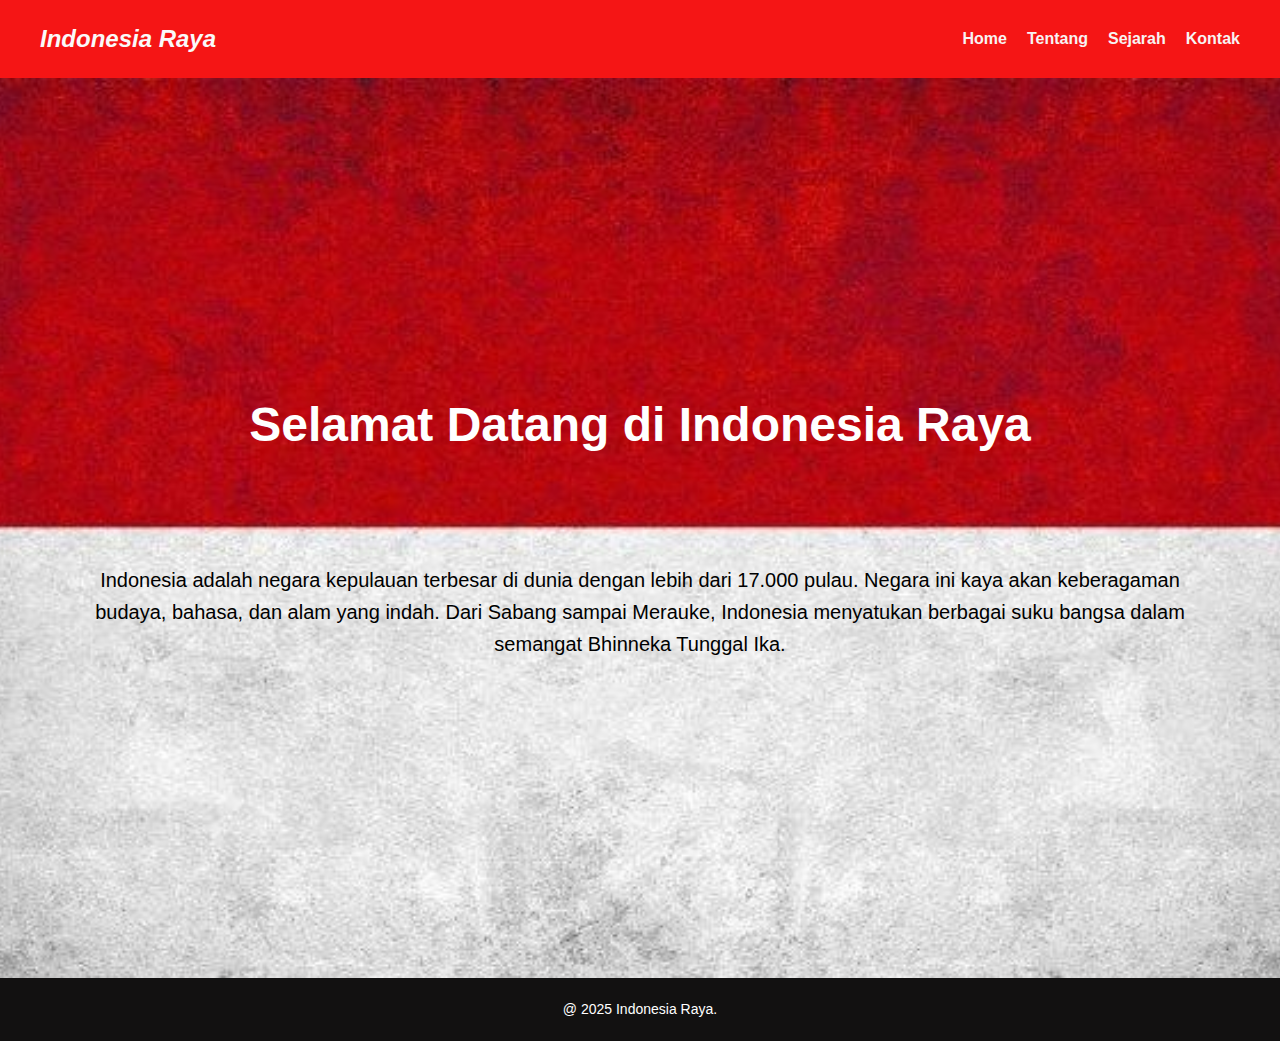
<file: assets/index.html>
<!-- home.html -->
<!DOCTYPE html>
<html lang="id">
<head>
    <meta charset="UTF-8">
    <meta name="viewport" content="width=device-width, initial-scale=1.0">
    <title>Indonesia Raya</title>
    <link rel="stylesheet" href="style.css">
</head>
<body>
    <header>
        <div class="logo">Indonesia Raya</div>
        <nav>
            <ul>
                <li><a href="index.html">Home</a></li> <!-- Asumsi "Profil" adalah typo untuk "Home" berdasarkan konteks tugas -->
                <li><a href="tentang.html">Tentang</a></li>
                <li><a href="sejarah.html">Sejarah</a></li>
                <li><a href="kontak.html">Kontak</a></li>
            </ul>
        </nav>
    </header>
    
    <main>
        <section class="hero">
            <div class="hero-content">
                <h1>Selamat Datang di Indonesia Raya</h1>
                <p>Indonesia adalah negara kepulauan terbesar di dunia dengan lebih dari 17.000 pulau. Negara ini kaya akan keberagaman budaya, bahasa, dan alam yang indah. Dari Sabang sampai Merauke, Indonesia menyatukan berbagai suku bangsa dalam semangat Bhinneka Tunggal Ika.</p>
            </div>
        </section>
    </main>
    
    <footer>
        <p>@ 2025 Indonesia Raya.</p>
    </footer>
</body>
</html>
</file>
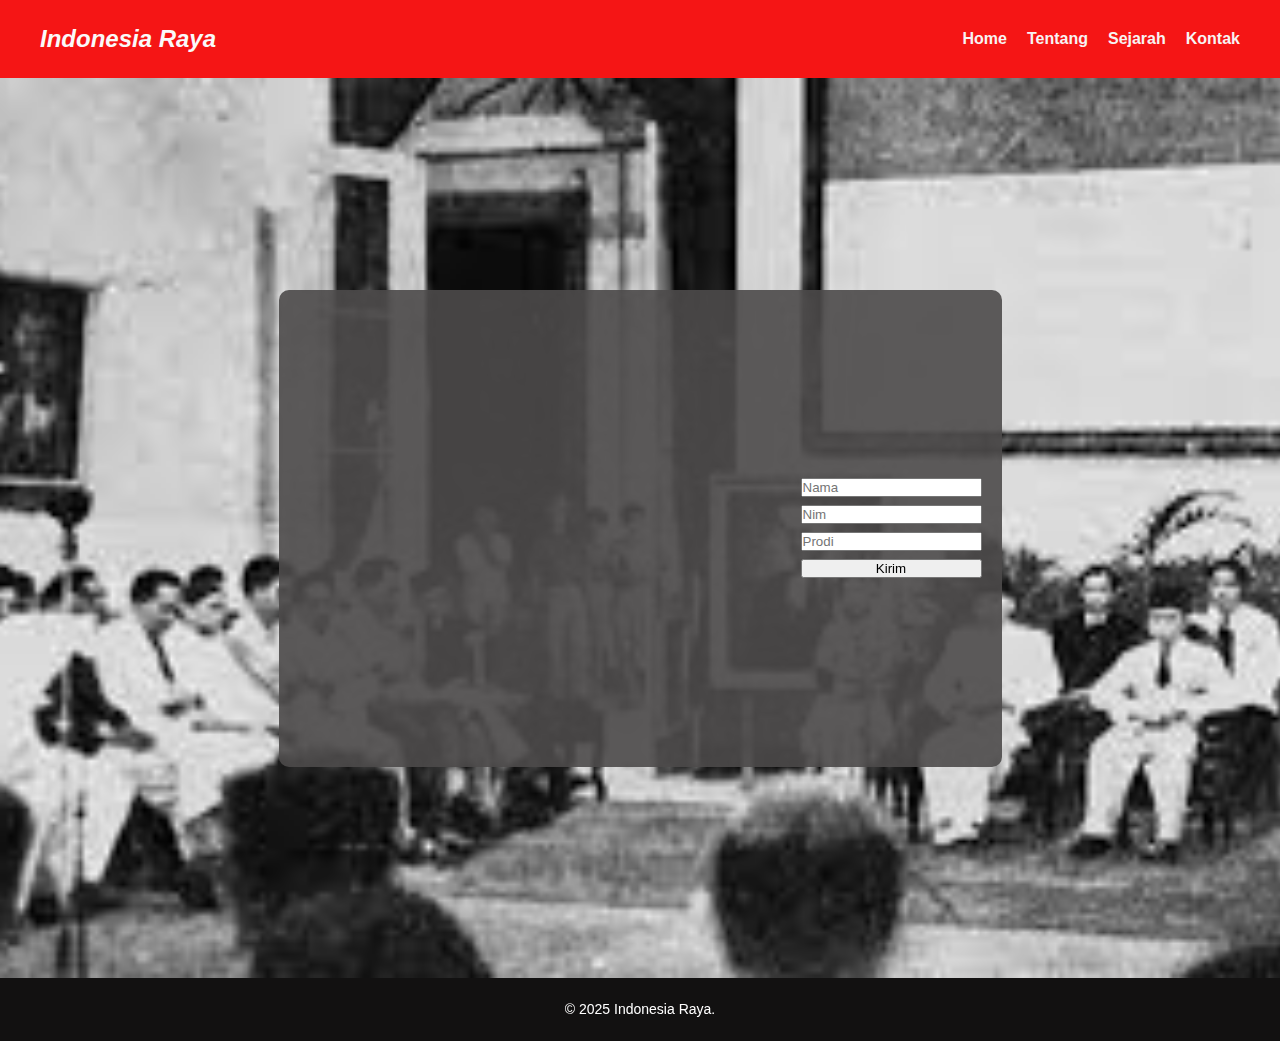
<file: assets/kontak.html>
<!DOCTYPE html>
<html lang="id">
<head>
    <meta charset="UTF-8">
    <meta name="viewport" content="width=device-width, initial-scale=1.0">
    <title>Indonesia Raya</title>
    <link rel="stylesheet" href="style.css">
</head>
<body>
    <header>
        <div class="logo">Indonesia Raya</div>
        <nav>
            <ul>
                <li><a href="index.html">Home</a></li>
                <li><a href="tentang.html" class="active">Tentang</a></li>
                <li><a href="sejarah.html">Sejarah</a></li>
                <li><a href="kontak.html">Kontak</a></li>
            </ul>
        </nav>
    </header>
    <main class="background-kontak">
        <section class="Kontak">
        <div>
            <iframe src="https://www.google.com/maps/embed?pb=!1m18!1m12!1m3!1d32588689.243999865!2d107.30790391690341!3d-4.390228926463396!2m3!1f0!2f0!3f0!3m2!1i1024!2i768!4f13.1!3m3!1m2!1s0x2c4c07d7496404b7%3A0xe37b4de71badf485!2sIndonesia!5e0!3m2!1sid!2sid!4v1761664304192!5m2!1sid!2sid" width="600" height="450" style="border:0;" allowfullscreen="" loading="lazy" referrerpolicy="no-referrer-when-downgrade"></iframe>
        </div>
        <div class="kontak1">
            <form class="kontak2" action="">
                <input class="input" type="text" placeholder="Nama">
                <input class="input" type="text" placeholder="Nim">
                <input class="input" type="text" placeholder="Prodi">
                <button class="input" type="submit">Kirim</button>
            </form>
        </div>
        </section>
    </main>

    <footer>
        <p>© 2025 Indonesia Raya.</p>
    </footer>
    
</body>
</html>
</file>
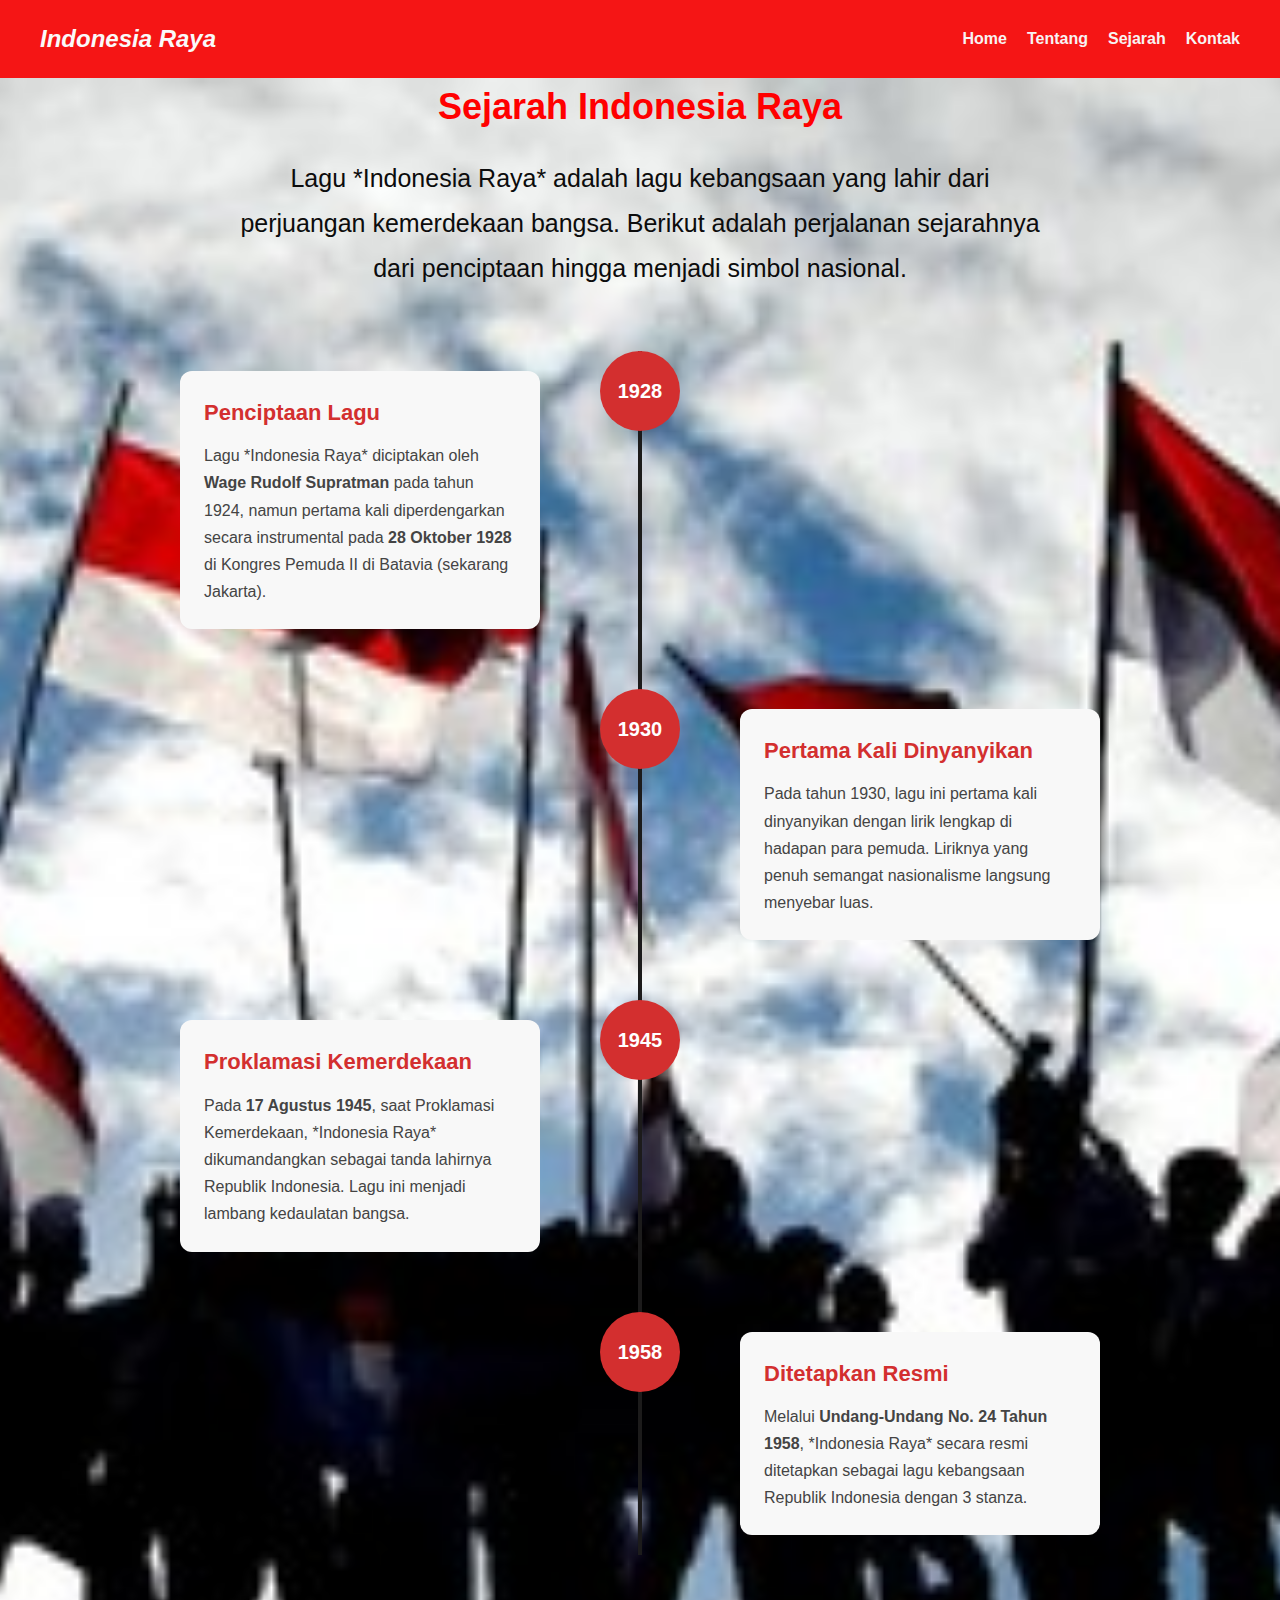
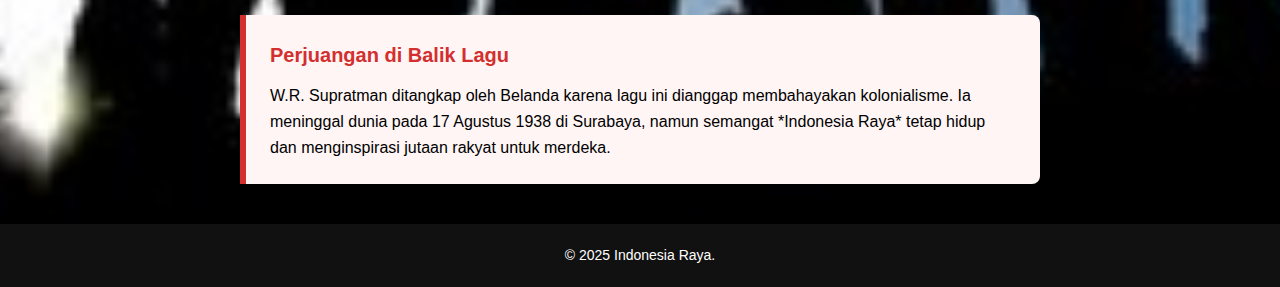
<file: assets/sejarah.html>
<!-- sejarah.html -->
<!DOCTYPE html>
<html lang="id">
<head>
    <meta charset="UTF-8">
    <meta name="viewport" content="width=device-width, initial-scale=1.0">
    <title>Indonesia Raya</title>
    <link rel="stylesheet" href="style.css">
</head>
<body>
    <header>
        <div class="logo">Indonesia Raya</div>
        <nav>
            <ul>
                <li><a href="index.html">Home</a></li>
                <li><a href="tentang.html">Tentang</a></li>
                <li><a href="sejarah.html" class="active">Sejarah</a></li>
                <li><a href="kontak.html">Kontak</a></li>
            </ul>
        </nav>
    </header>

    <main>
        <section class="history-section">
            <div class="history">
                <h1>Sejarah Indonesia Raya</h1>
                <p class="intro">Lagu *Indonesia Raya* adalah lagu kebangsaan yang lahir dari perjuangan kemerdekaan bangsa. Berikut adalah perjalanan sejarahnya dari penciptaan hingga menjadi simbol nasional.</p>

                <div class="timeline">
                    <div class="timeline-item">
                        <div class="timeline-year">1928</div>
                        <div class="timeline-content">
                            <h2>Penciptaan Lagu</h2>
                            <p>Lagu *Indonesia Raya* diciptakan oleh <strong>Wage Rudolf Supratman</strong> pada tahun 1924, namun pertama kali diperdengarkan secara instrumental pada <strong>28 Oktober 1928</strong> di Kongres Pemuda II di Batavia (sekarang Jakarta).</p>
                        </div>
                    </div>

                    <div class="timeline-item">
                        <div class="timeline-year">1930</div>
                        <div class="timeline-content">
                            <h2>Pertama Kali Dinyanyikan</h2>
                            <p>Pada tahun 1930, lagu ini pertama kali dinyanyikan dengan lirik lengkap di hadapan para pemuda. Liriknya yang penuh semangat nasionalisme langsung menyebar luas.</p>
                        </div>
                    </div>

                    <div class="timeline-item">
                        <div class="timeline-year">1945</div>
                        <div class="timeline-content">
                            <h2>Proklamasi Kemerdekaan</h2>
                            <p>Pada <strong>17 Agustus 1945</strong>, saat Proklamasi Kemerdekaan, *Indonesia Raya* dikumandangkan sebagai tanda lahirnya Republik Indonesia. Lagu ini menjadi lambang kedaulatan bangsa.</p>
                        </div>
                    </div>

                    <div class="timeline-item">
                        <div class="timeline-year">1958</div>
                        <div class="timeline-content">
                            <h2>Ditetapkan Resmi</h2>
                            <p>Melalui <strong>Undang-Undang No. 24 Tahun 1958</strong>, *Indonesia Raya* secara resmi ditetapkan sebagai lagu kebangsaan Republik Indonesia dengan 3 stanza.</p>
                        </div>
                    </div>
                </div>

                <div class="highlight-box">
                    <h3>Perjuangan di Balik Lagu</h3>
                    <p>W.R. Supratman ditangkap oleh Belanda karena lagu ini dianggap membahayakan kolonialisme. Ia meninggal dunia pada 17 Agustus 1938 di Surabaya, namun semangat *Indonesia Raya* tetap hidup dan menginspirasi jutaan rakyat untuk merdeka.</p>
                </div>
            </div>
        </section>
    </main>

    <footer>
        <p>© 2025 Indonesia Raya.</p>
    </footer>
</body>
</html>
</file>
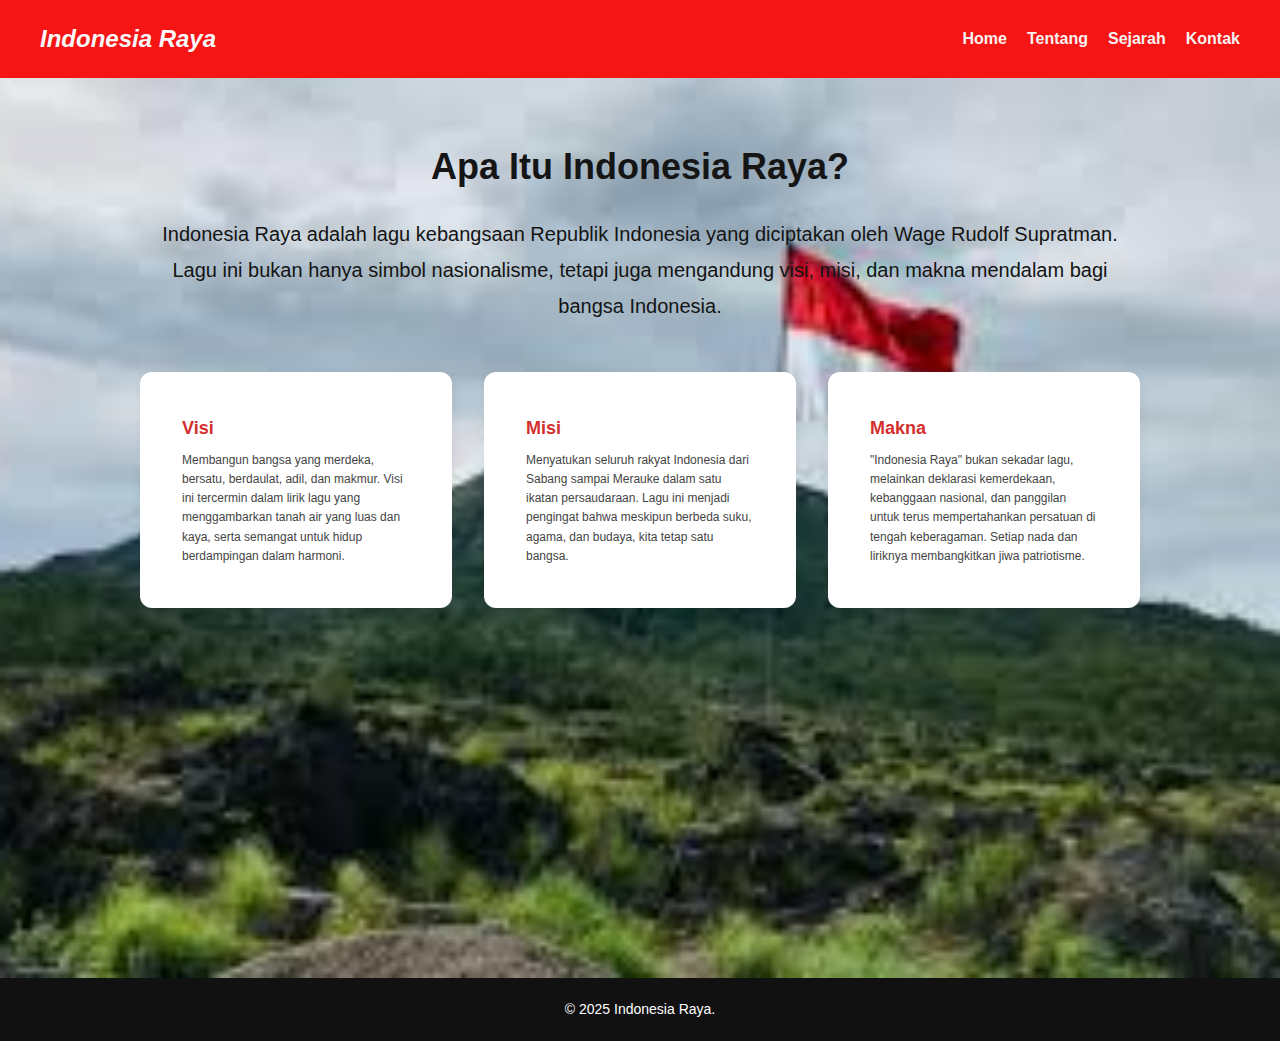
<file: assets/tentang.html>
<!-- tentang.html -->
<!DOCTYPE html>
<html lang="id">
<head>
    <meta charset="UTF-8">
    <meta name="viewport" content="width=device-width, initial-scale=1.0">
    <title>Indonesia Raya</title>
    <link rel="stylesheet" href="style.css">
</head>
<body>
    <header>
        <div class="logo">Indonesia Raya</div>
        <nav>
            <ul>
                <li><a href="index.html">Home</a></li>
                <li><a href="tentang.html" class="active">Tentang</a></li>
                <li><a href="sejarah.html">Sejarah</a></li>
                <li><a href="kontak.html">Kontak</a></li>
            </ul>
        </nav>
    </header>

    <main>
        <section class="about-section">
            <div class="container">
                <h1>Apa Itu Indonesia Raya?</h1>
                <p class="intro">Indonesia Raya adalah lagu kebangsaan Republik Indonesia yang diciptakan oleh Wage Rudolf Supratman. Lagu ini bukan hanya simbol nasionalisme, tetapi juga mengandung visi, misi, dan makna mendalam bagi bangsa Indonesia.</p>

                <div class="content-grid">
                    <div class="card">
                        <h2>Visi</h2>
                        <p>Membangun bangsa yang merdeka, bersatu, berdaulat, adil, dan makmur. Visi ini tercermin dalam lirik lagu yang menggambarkan tanah air yang luas dan kaya, serta semangat untuk hidup berdampingan dalam harmoni.</p>
                    </div>

                    <div class="card">
                        <h2>Misi</h2>
                        <p>Menyatukan seluruh rakyat Indonesia dari Sabang sampai Merauke dalam satu ikatan persaudaraan. Lagu ini menjadi pengingat bahwa meskipun berbeda suku, agama, dan budaya, kita tetap satu bangsa.</p>
                    </div>

                    <div class="card">
                        <h2>Makna</h2>
                        <p>"Indonesia Raya" bukan sekadar lagu, melainkan deklarasi kemerdekaan, kebanggaan nasional, dan panggilan untuk terus mempertahankan persatuan di tengah keberagaman. Setiap nada dan liriknya membangkitkan jiwa patriotisme.</p>
                    </div>
                </div>
            </div>
        </section>
    </main>

    <footer>
        <p>© 2025 Indonesia Raya.</p>
    </footer>
</body>
</html>
</file>
<file: assets/style.css>
/* style.css */

/* Reset dasar untuk konsistensi */
* {
    margin: 0;
    padding: 0;
    box-sizing: border-box;
}

body {
    font-family: Arial, sans-serif;
    line-height: 1.6;
}

/* Header */
header {
    display: flex;
    font-weight: bold;
    justify-content: space-between;
    align-items: center;
    padding: 20px 40px;
    background-color: rgba(244, 3, 3, 0.929);
}

.logo {
    font-size: 24px;
    font-weight: bold;
    font-style: italic;
    color: #faf9f9; /* Merah untuk tema Indonesia */
}

nav ul {
    display: flex;
    list-style: none;
}

nav ul li {
    margin-left: 20px;
}

nav ul li a {
    text-decoration: none;
    color: #f8f3f3;
    font-size: 16px;
    transition: color 0.3s;
}

nav ul li a:hover {
    color: #0b0b0b;
}

/* Hero Section dengan Background Image Full Screen */
.hero {
    height: 100vh; /* Full viewport height */
    background-image: url('bgprofil.jpg'); /* Placeholder gambar Indonesia, ganti dengan URL gambarmu */
    background-size: cover;
    background-position: center;
    display: flex;
    justify-content: center;
    align-items: center;
    text-align: center;
    color: white; /* Teks putih untuk kontras dengan background */
}

.hero h1 {
    font-size: 48px;
    margin-bottom: 20px;
    margin-top: 100px;
}

.hero p {
    font-size: 20px;
    color: black;
    padding: 80px;
    margin-bottom: 30px;
    
}

/* bagian tentang css */

/* About Section */
.about-section {
    background-size: cover;              
    background-position: center;         
    background-repeat: no-repeat;        
    background-attachment: scroll;       
    min-height: 100vh;                   
    padding: 60px 20px;                  
    display: flex;
    justify-content: center; 
    background-image: url('bgtentang.jpg');
    background-color: #f9f9f9;
}

.container {
    max-width: 1000px;
    margin: 0 auto;
}

.about-section h1 {
    text-align: center;
    font-size: 36px;
    margin-bottom: 20px;
    color: #151515;
}

.intro {
    text-align: center;
    font-size: 20px;
    margin-bottom: 48px;
    color: #141414;
    line-height: 1.8;
}

.content-grid {
    display: grid;
    grid-template-columns: repeat(auto-fit, minmax(300px, 1fr));
    gap: 32px;
}

.card {
    background-color: white;
    padding: 42px;
    border-radius: 12px;
    box-shadow: 0 4px 12px rgba(0, 0, 0, 0.05);
    transition: transform 0.3s ease, box-shadow 0.3s ease;
}

.card h2 {
    font-size: 18px;
    color: #d32f2f;
    position: relative;
    padding-bottom: 8px;
}

.card p {
    font-size: 12px;
    color: #444;
    /* line-height: 1.7; */
}

/* bagian css sejarah */

.history-section {
    max-width: 1000vh;
    display: flex;
    flex-direction: column;
    background-size: cover;              
    background-position: center;
    background-repeat: no-repeat;
    background-image: url('bgsejarah.jpeg');
    min-height: 100vh;
}

.history-section h1 {
    text-align: center;
    font-size: 36px;
    margin-bottom: 20px;
    color: red;
}

.history-section .intro {
    text-align: center;
    font-size: 25px;
    margin-bottom: 60px;
    color: rgb(12, 12, 12);
    line-height: 1.8;
    max-width: 800px;
    margin-left: auto;
    margin-right: auto;
}

/* Timeline */
.timeline {
    position: relative;
    max-width: 1000px;
    margin: 0 auto 60px auto;
}

/* garis kecil */
.timeline::before {
    content: '';
    position: absolute;
    width: 4px;
    background-color: #1c1b1b;
    top: 0;
    bottom: 0;
    left: 50%;
    margin-left: -2px;
}

.timeline-item {
    padding: 20px 40px;
    position: relative;
    width: 50%;
    margin-bottom: 40px;
}

.timeline-item:nth-child(odd) {
    left: 0;
}

.timeline-item:nth-child(even) {
    left: 50%;
}

.timeline-year {
    position: absolute;
    width: 80px;
    height: 80px;
    background-color: #d32f2f;
    color: white;
    border-radius: 50%;
    display: flex;
    align-items: center;
    justify-content: center;
    font-weight: bold;
    font-size: 20px;
    top: 0;
    z-index: 1;
}

.timeline-item:nth-child(odd) .timeline-year {
    right: -40px;
}

.timeline-item:nth-child(even) .timeline-year {
    left: -40px;
}

.timeline-content {
    background-color: #f8f8f8;
    padding: 24px;
    border-radius: 12px;
    position: relative;
}

.timeline-item:nth-child(odd) .timeline-content {
    margin-right: 60px;
}

.timeline-item:nth-child(even) .timeline-content {
    margin-left: 60px;
}

.timeline-content h2 {
    font-size: 22px;
    color: #d32f2f;
    margin-bottom: 12px;
}

.timeline-content p {
    font-size: 16px;
    color: #444;
    line-height: 1.7;
}

/* Highlight Box */
.highlight-box {
    background-color: #fff5f5;
    border-left: 6px solid #d32f2f;
    padding: 24px;
    margin: 40px auto;
    max-width: 800px;
    border-radius: 0 8px 8px 0;
}

.highlight-box h3 {
    font-size: 20px;
    color: #d32f2f;
    margin-bottom: 12px;
}


/* bagian css kontak */

.background-kontak {
    min-height: 100vh; /* gambar Full layar */
    
    background-image: url('bgKontak.jpg'); 
    background-size: cover;
    background-position: center;
    background-repeat: no-repeat;
    display: flex;
    justify-content: center;
    align-items: center;
}

iframe {
    padding: 20px;
    max-width: 500px;
}

.kontak2 {
    display: grid;
    justify-content: center;
    gap: 8px;
    align-items: center;
    padding: 10px;
}

.Kontak {
    display: flex;
    gap: 2px;
    background-color:  rgba(76, 74, 74, 0.9);
    padding: 10px;
    border-radius: 10px;
}

.kontak1 {
    align-self: center;
}

/* Footer */
footer {
    text-align: center;
    padding: 20px;
    background-color: #121111;
    color: white;
    font-size: 14px;
}

/* Responsive untuk mobile */
@media (max-width: 768px) {
    header {
        flex-direction: column;
        padding: 16px 20px;
    }
    
    nav ul {
        margin-top: 16px;
    }

    nav ul li {
        margin: 0 12px;
    }

    .about-section {
        padding: 60px 20px;
    }

    .about-section h1 {
        font-size: 28px;
    }

    .intro {
        font-size: 16px;
    }

    .Kontak {
        display: grid;
        margin-top: 150px;
    }

    iframe {
        max-width: 300px;
    }
}
</file>
